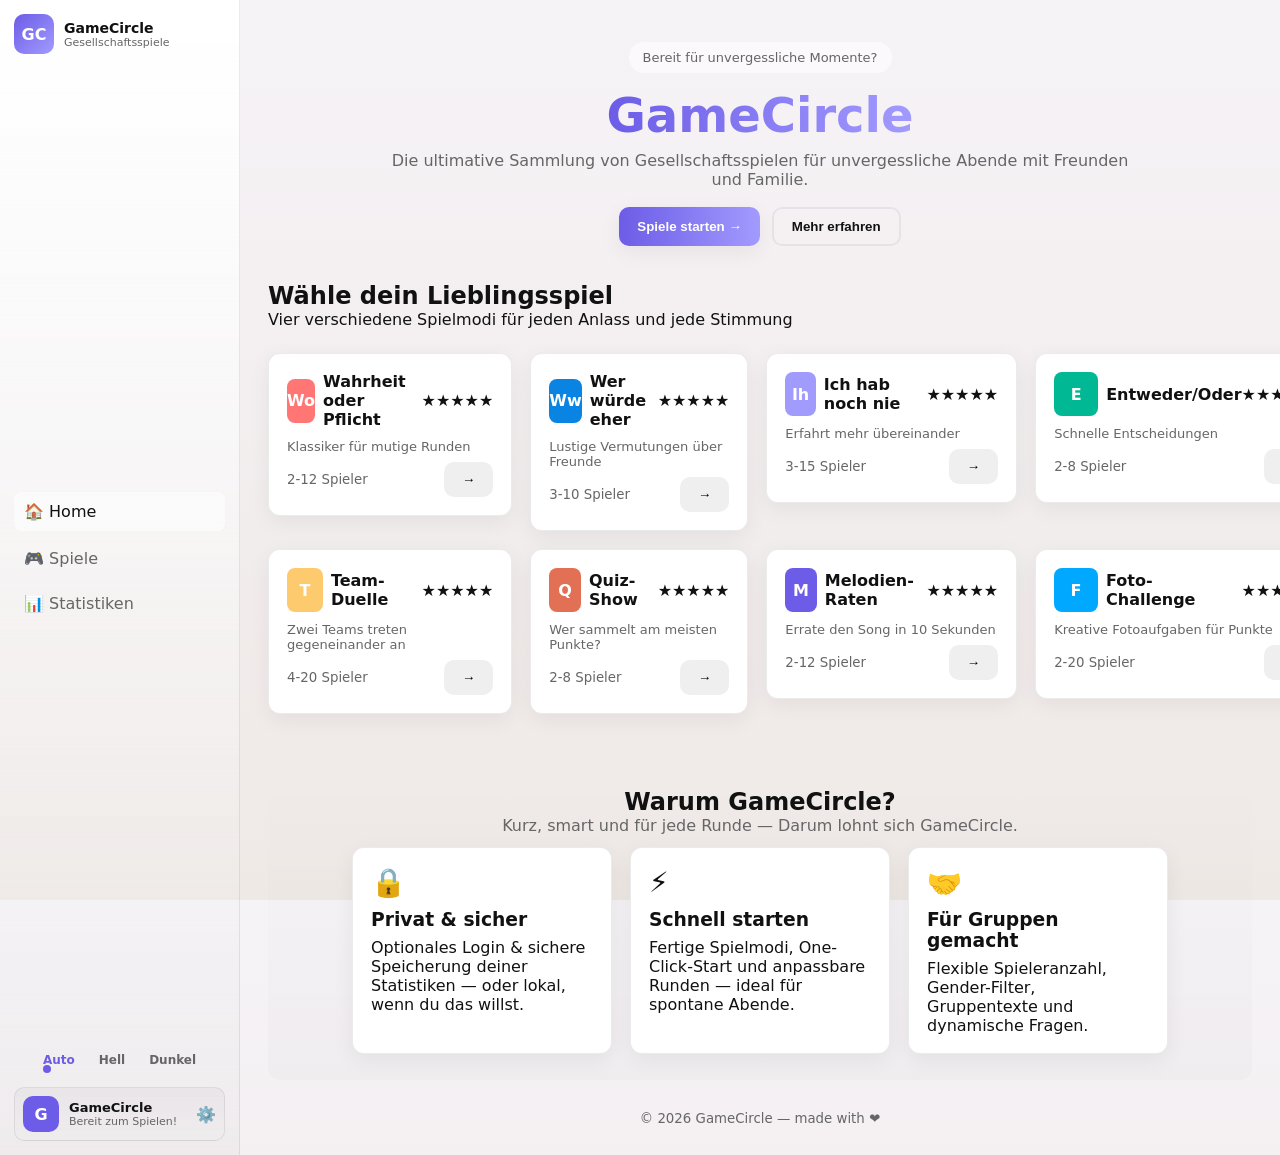
<file: index.html>
<!DOCTYPE html>
<html lang="de">
<head>
  <meta charset="utf-8" />
  <meta name="viewport" content="width=device-width,initial-scale=1" />
  <title>GameCircle — Gesellschaftsspiele</title>
  <link rel="stylesheet" href="style.css" />
</head>
<body>
  <div class="app" id="app">
    <!-- SIDEBAR / TOPBAR -->
    <aside class="sidebar" id="sidebar">
      <div class="logo-row">
        <button id="sidebarToggle" class="hamburger" aria-label="Toggle Sidebar">☰</button>
        <div class="logo">
          <div class="logo-mark">GC</div>
          <div class="logo-text">GameCircle <small>Gesellschaftsspiele</small></div>
        </div>
      </div>

      <nav class="nav">
        <a href="index.html" class="nav-link active">🏠 Home</a>
        <a href="games.html" class="nav-link">🎮 Spiele</a>
        <a href="stats.html" class="nav-link">📊 Statistiken</a>
      </nav>

      <div class="sidebar-bottom">
        <div class="theme-row" id="themeRow">
          <div class="theme-points">
            <span data-mode="auto">Auto</span>
            <span data-mode="light">Hell</span>
            <span data-mode="dark">Dunkel</span>
            <div class="theme-marker" id="themeMarker"></div>
          </div>
        </div>
        <div class="status-mini" id="miniStatus" title="Bereit zum Spielen">
          <div class="avatar">G</div>
          <div class="status-text">
            <div class="name" id="miniName">GameCircle</div>
            <div class="sub">Bereit zum Spielen!</div>
          </div>
          <button class="settings-btn" id="openLogin" title="Login / Statistiken">⚙️</button>
        </div>
      </div>
    </aside>

    <!-- OVERLAY FÜR MOBILE SIDEBAR -->
    <div id="sidebarOverlay" class="overlay hidden"></div>

    <!-- MAIN -->
    <main class="main">
      <!-- HOME PAGE -->
      <section id="page-home" class="page">
        <header class="hero">
          <p class="badge">Bereit für unvergessliche Momente?</p>
          <h1 class="title"><span class="gradient">GameCircle</span></h1>
          <p class="subtitle">
            Die ultimative Sammlung von Gesellschaftsspielen für unvergessliche Abende mit Freunden und Familie.
          </p>
          <div class="hero-cta">
            <button class="btn primary" id="startBtn">Spiele starten →</button>
            <button class="btn secondary" id="learnMore">Mehr erfahren</button>
          </div>
        </header>

        <section class="games">
          <h2>Wähle dein Lieblingsspiel</h2>
          <p class="hint">Vier verschiedene Spielmodi für jeden Anlass und jede Stimmung</p>

          <div class="card-grid" id="game-list">
            <!-- dynamische Karten -->
          </div>
        </section>

        <section class="why">
          <h2>Warum GameCircle?</h2>
          <p class="why-sub">Kurz, smart und für jede Runde — Darum lohnt sich GameCircle.</p>
          <div class="why-grid">
            <div class="why-card">
              <div class="why-icon">🔒</div>
              <h3>Privat & sicher</h3>
              <p>Optionales Login & sichere Speicherung deiner Statistiken — oder lokal, wenn du das willst.</p>
            </div>
            <div class="why-card">
              <div class="why-icon">⚡</div>
              <h3>Schnell starten</h3>
              <p>Fertige Spielmodi, One-Click-Start und anpassbare Runden — ideal für spontane Abende.</p>
            </div>
            <div class="why-card">
              <div class="why-icon">🤝</div>
              <h3>Für Gruppen gemacht</h3>
              <p>Flexible Spieleranzahl, Gender-Filter, Gruppentexte und dynamische Fragen.</p>
            </div>
          </div>
        </section>
      </section>

      <!-- SPIELE PAGE -->
      <section id="page-games" class="page hidden">
        <h2>Unsere Spiele</h2>
        <div class="games-grid" id="games-grid">
          <!-- dynamische Karten für Spiele -->
        </div>
      </section>

      <footer class="footer">
        <small>© <span id="year"></span> GameCircle — made with ❤️</small>
      </footer>
    </main>
  </div>

  <!-- LOGIN / STATISTICS MODAL -->
  <div id="modal" class="modal hidden" role="dialog" aria-modal="true" aria-hidden="true">
    <div class="modal-panel">
      <button class="modal-close" id="modalClose">✕</button>
      <h3 id="modalTitle">Login & Statistiken</h3>

      <div id="loginArea">
        <label>
          Benutzername
          <input type="text" id="username" placeholder="Dein Name" />
        </label>
        <div class="login-actions">
          <button id="saveUser" class="btn primary">Speichern</button>
          <button id="logoutBtn" class="btn secondary">Ausloggen (lokal)</button>
        </div>
        <p class="muted">Das ist eine einfache Demo — deine Daten bleiben lokal in diesem Browser.</p>
      </div>

      <hr />

      <div id="statsArea">
        <h4>Deine Statistiken (Demo)</h4>
        <div id="statsList">
          <!-- dynamisch -->
        </div>
        <div class="stat-actions">
          <button id="exportStats" class="btn">Export (JSON)</button>
          <button id="importStats" class="btn">Import (JSON)</button>
          <input id="importFile" type="file" accept="application/json" class="hidden" />
        </div>
      </div>
    </div>
  </div>

  <script src="script.js"></script>
</body>
</html>
</file>
<file: style.css>
/* -------------------------
   RESET & VARS
------------------------- */
* { box-sizing:border-box; margin:0; padding:0; }
:root{
  --bg: linear-gradient(180deg,#f6f3f7,#efe9e6);
  --surface:#fff;
  --muted:#666;
  --text:#111;
  --accent:#6c5ce7;
  --accent2:#a29bfe;
  --border:rgba(0,0,0,0.08);
  --glass:rgba(255,255,255,0.6);
  --card-shadow:0 6px 22px rgba(0,0,0,0.06);
}
[data-theme="dark"]{
  --bg: linear-gradient(135deg,#3a3636,#121212);
  --surface:#121212;
  --muted:#bfbfbf;
  --text:#f3f3f3;
  --accent:#6c5ce7;
  --accent2:#a29bfe;
  --border:rgba(255,255,255,0.06);
  --glass:rgba(0,0,0,0.3);
  --card-shadow:0 12px 40px rgba(0,0,0,0.45);
}

/* -------------------------
   BASIC LAYOUT
------------------------- */
html,body { height:100%; font-family:"Inter",system-ui,sans-serif; -webkit-font-smoothing:antialiased; }
body { background:var(--bg); color:var(--text); }
.app { display:flex; min-height:100vh; }

/* -------------------------
   SIDEBAR
------------------------- */
.sidebar {
  width:240px;
  background: linear-gradient(180deg, var(--surface), rgba(0,0,0,0.02));
  border-right:1px solid var(--border);
  display:flex; flex-direction:column; justify-content:space-between;
  padding:14px; gap:12px; transition: transform 0.3s ease;
}
.logo-row { display:flex; align-items:center; gap:10px; }
.hamburger { display:none; border:0; background:transparent; font-size:20px; cursor:pointer; }
.logo { display:flex; gap:10px; align-items:center; }
.logo-mark{
  width:40px;height:40px;border-radius:10px;background:linear-gradient(135deg,var(--accent),var(--accent2));
  display:flex;align-items:center;justify-content:center;color:white;font-weight:700;
}
.logo-text { font-weight:700; font-size:14px; color:var(--text); }
.logo-text small { display:block; font-weight:400; color:var(--muted); font-size:11px; }

/* NAV */
.nav { display:flex; flex-direction:column; gap:6px; margin-top:10px; transition: opacity 0.3s; }
.nav-link {
  display:block; padding:10px; border-radius:8px; text-decoration:none; color:var(--muted);
  transition:all .16s;
}
.nav-link.active, .nav-link:hover { background:var(--glass); color:var(--text); transform:translateY(-2px); }

/* SIDEBAR BOTTOM */
.sidebar-bottom { display:flex; flex-direction:column; gap:10px; }
.theme-row { display:flex; align-items:center; justify-content:center; margin-bottom:10px; cursor:pointer; }
.theme-points { position:relative; display:flex; gap:24px; font-size:12px; color:var(--muted); font-weight:600; }
.theme-points span { cursor:pointer; transition: color 0.2s; }
.theme-points span.active { color:var(--accent); }

.theme-marker {
  position:absolute;
  bottom:-6px;
  width:8px; height:8px;
  border-radius:50%;
  background:var(--accent);
  transition: left 0.25s ease;
  left:0;
}

/* Status mini unten */
.status-mini{
  display:flex; align-items:center; gap:10px; padding:8px; border-radius:10px;
  background: linear-gradient(180deg, rgba(0,0,0,0.03), rgba(255,255,255,0.02));
  border:1px solid var(--border);
}
.status-mini .avatar{
  width:36px;height:36px;border-radius:10px;background:var(--accent);display:flex;align-items:center;justify-content:center;color:white;font-weight:700;
}
.status-text .name{font-weight:600; font-size:13px; color:var(--text); }
.status-text .sub{ font-size:11px; color:var(--muted); }
.settings-btn{ margin-left:auto; background:transparent;border:0; cursor:pointer; font-size:16px; }

/* -------------------------
   MAIN
------------------------- */
.main { flex:1; padding:28px; overflow:auto; min-height:100vh; }

/* HERO */
.hero { text-align:center; padding-top:14px; padding-bottom:26px; }
.badge { display:inline-block; padding:8px 14px; border-radius:999px; background:var(--glass); color:var(--muted); margin-bottom:14px; font-size:13px; }
.title { font-size:48px; margin-bottom:8px; }
.gradient { background:linear-gradient(90deg,var(--accent),var(--accent2)); -webkit-background-clip:text; -webkit-text-fill-color:transparent; font-weight:800; }
.subtitle { color:var(--muted); max-width:760px; margin:0 auto 18px; }
.hero-cta { display:flex; gap:12px; justify-content:center; margin-bottom:10px; }

/* BUTTONS */
.btn { border:0; padding:10px 18px; border-radius:10px; cursor:pointer; font-weight:600; }
.btn.primary { background:linear-gradient(90deg,var(--accent),var(--accent2)); color:white; box-shadow:var(--card-shadow); }
.btn.secondary { background:transparent; border:2px solid rgba(0,0,0,0.06); color:var(--text); }

/* CARD GRID */
.card-grid, .games-grid { display:grid; grid-template-columns: repeat(4,1fr); gap:18px; margin-top:24px; align-items:start; }
.card {
  background:var(--surface); color:var(--text); padding:18px; border-radius:12px; border:1px solid var(--border);
  box-shadow:var(--card-shadow); transition:transform .18s, box-shadow .18s, opacity 0.3s;
  opacity:0; animation:fadeIn 0.4s forwards;
}
.card:hover { transform:rotateX(3deg) rotateY(3deg) translateY(-6px); box-shadow:0 20px 40px rgba(0,0,0,0.12); }
.card .meta { display:flex; justify-content:space-between; align-items:center; margin-bottom:10px; }
.card h3 { font-size:18px; margin-bottom:6px; }
.card p { color:var(--muted); font-size:13px; margin-bottom:8px; }
.card .tag { display:flex; gap:8px; align-items:center; }
.card .tag div:first-child { width:44px; height:44px; border-radius:8px; display:flex; align-items:center; justify-content:center; color:white; font-weight:700; }

/* WHY SECTION */
.why { margin-top:48px; text-align:center; padding:26px 14px; background: linear-gradient(180deg, transparent, rgba(0,0,0,0.02)); border-radius:12px; }
.why-grid { display:flex; gap:18px; justify-content:center; margin-top:12px; flex-wrap:wrap; }
.why-card { width:260px; background:var(--surface); padding:18px; border-radius:12px; border:1px solid var(--border); box-shadow:var(--card-shadow); text-align:left; }
.why-icon { font-size:28px; margin-bottom:10px; }
.why-card h3 { margin-bottom:8px; }
.why-sub { color:var(--muted); }

/* FOOTER */
.footer { margin-top:28px; text-align:center; color:var(--muted); }

/* MODAL */
.modal.hidden { display:none; }
.modal { position:fixed; inset:0; display:flex; align-items:center; justify-content:center; background:rgba(0,0,0,0.4); z-index:1000; }
.modal-panel { width:100%; max-width:560px; background:var(--surface); border-radius:12px; padding:18px; border:1px solid var(--border); box-shadow:var(--card-shadow); position:relative; }
.modal-close { position:absolute; right:12px; top:12px; border:0; background:transparent; font-size:18px; cursor:pointer; }
label { display:block; margin-bottom:8px; color:var(--muted); font-size:13px; }
input[type="text"]{ width:100%; padding:10px; border-radius:8px; border:1px solid var(--border); background:transparent; color:var(--text); }

/* small helpers */
.hidden{ display:none !important; }
.muted{ color:var(--muted); font-size:13px; margin-top:8px; }

/* ANIMATIONS */
@keyframes fadeIn { from {opacity:0; transform:translateY(10px);} to {opacity:1; transform:translateY(0);} }

/* RESPONSIVE */
@media (max-width:1100px){
  .card-grid, .games-grid { grid-template-columns: repeat(2,1fr); }
  .sidebar { width:200px; }
  .title { font-size:40px; }
}
@media (max-width:720px){
  .app { flex-direction:column; }
  .sidebar { width:100%; order:0; display:flex; flex-direction:row; align-items:center; padding:8px 12px; gap:8px; transform:translateX(-100%); position:fixed; top:0; left:0; height:100vh; z-index:100; transition:transform .3s ease; }
  .hamburger { display:inline-block; }
  .nav { display:flex; position:absolute; top:56px; left:0; flex-direction:column; width:200px; background:var(--surface); box-shadow:0 12px 28px rgba(0,0,0,0.25); padding:12px; border-radius:0 0 12px 12px; }
  .main { padding:14px; }
  .card-grid, .games-grid { grid-template-columns: 1fr; }
  .why-grid { flex-direction:column; align-items:center; }
  .overlay { position:fixed; inset:0; background:rgba(0,0,0,0.4); z-index:90; transition:opacity 0.3s; }
}
</file>
